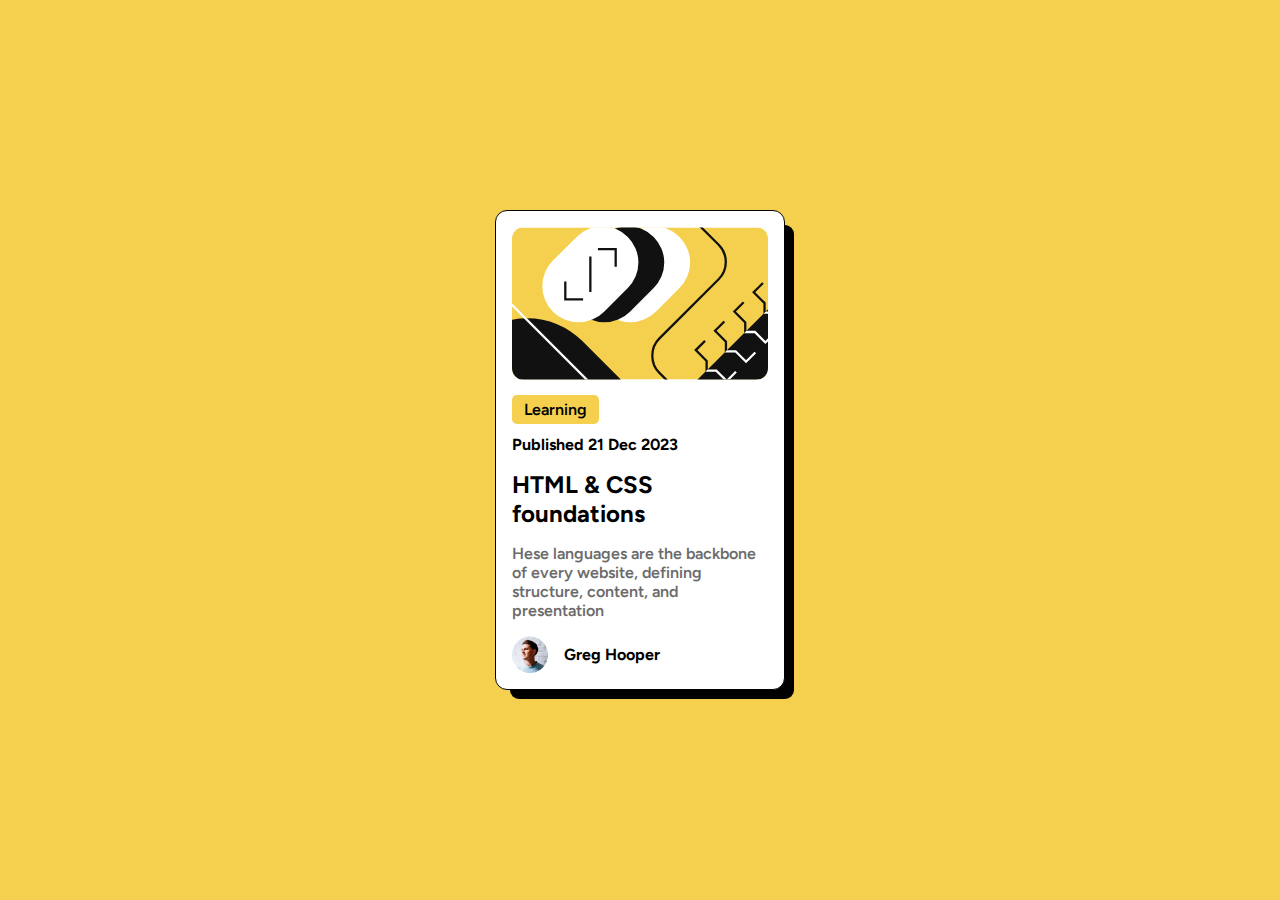
<file: index.html>
<!DOCTYPE html>
<html lang="en">
<head>
    <meta charset="UTF-8">
    <meta name="viewport" content="width=device-width, initial-scale=1.0">
    <title>Document</title>
    <link rel="stylesheet" href="style.css">
    <link rel="preconnect" href="https://fonts.googleapis.com">
<link rel="preconnect" href="https://fonts.gstatic.com" crossorigin>
<link href="https://fonts.googleapis.com/css2?family=Figtree:ital,wght@0,300..900;1,300..900&family=Lato:ital,wght@0,100;0,300;0,400;0,700;0,900;1,100;1,300;1,400;1,700;1,900&family=Outfit:wght@100..900&display=swap" rel="stylesheet">
</head>
<body>

    <main>


        <div class="card-container">

            <img class="blog-img" src="illustration-article.svg" alt="">
            <a class="learn-more" href="#learning">Learning</a>
            <p class="published-date">Published 21 Dec 2023</p>
            <h1>HTML & CSS foundations</h1>
            <p class="publication-info">Hese languages are the backbone of every website, defining structure, content, and presentation</p>
            <div class="profile-info">
                <img src="image-avatar.webp" alt="">
                <p><b>Greg Hooper</b></p>
            </div>
        </div>

    </main>
    
</body>
</html>
</file>
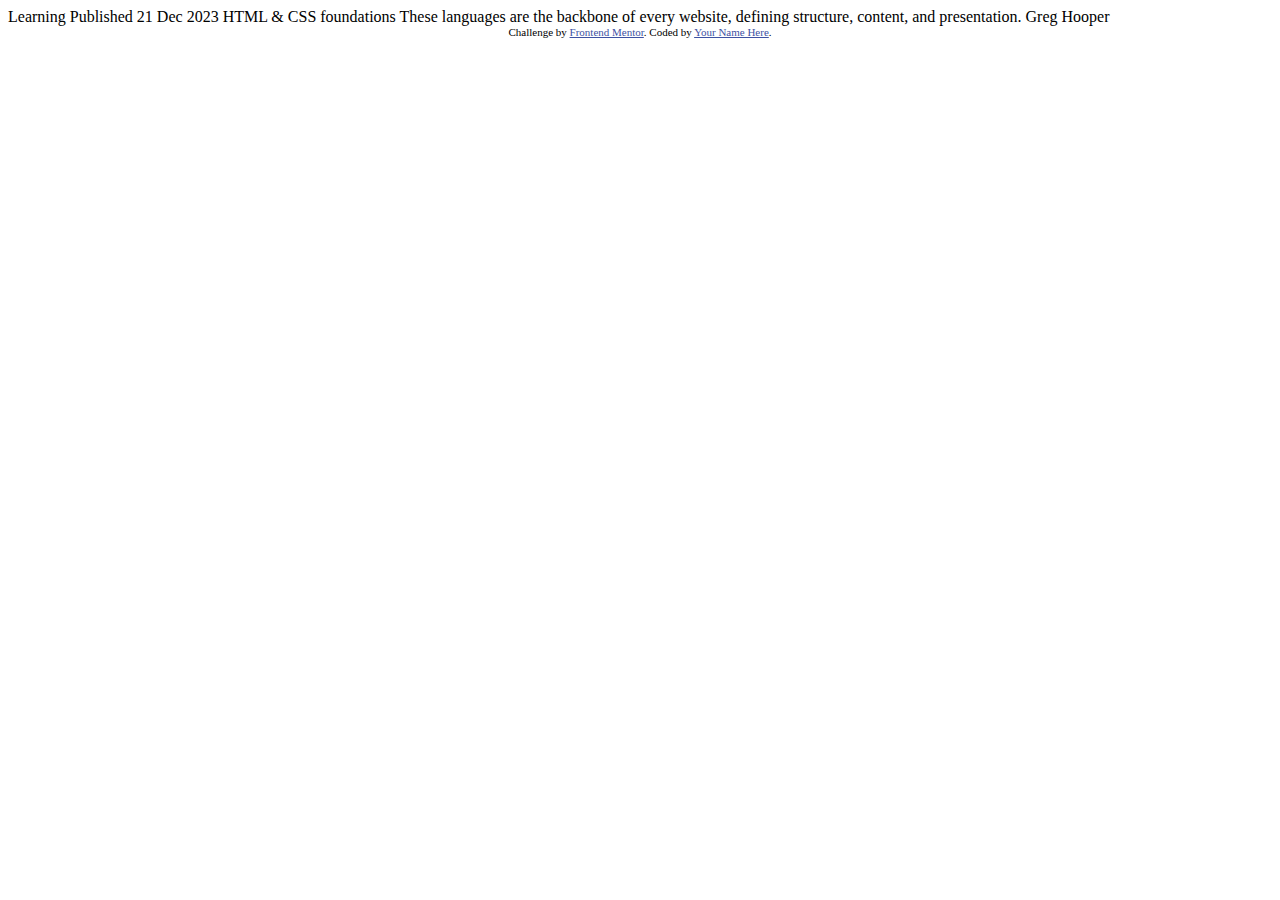
<file: blog-preview-card-main/index.html>
<!DOCTYPE html>
<html lang="en">
<head>
  <meta charset="UTF-8">
  <meta name="viewport" content="width=device-width, initial-scale=1.0"> <!-- displays site properly based on user's device -->

  <link rel="icon" type="image/png" sizes="32x32" href="./assets/images/favicon-32x32.png">
  
  <title>Frontend Mentor | Blog preview card</title>

  <!-- Feel free to remove these styles or customise in your own stylesheet 👍 -->
  <style>
    .attribution { font-size: 11px; text-align: center; }
    .attribution a { color: hsl(228, 45%, 44%); }
  </style>
</head>
<body>

  Learning

  Published 21 Dec 2023

  HTML & CSS foundations

  These languages are the backbone of every website, defining structure, content, and presentation.

  Greg Hooper
  
  <div class="attribution">
    Challenge by <a href="https://www.frontendmentor.io?ref=challenge" target="_blank">Frontend Mentor</a>. 
    Coded by <a href="#">Your Name Here</a>.
  </div>
</body>
</html>
</file>
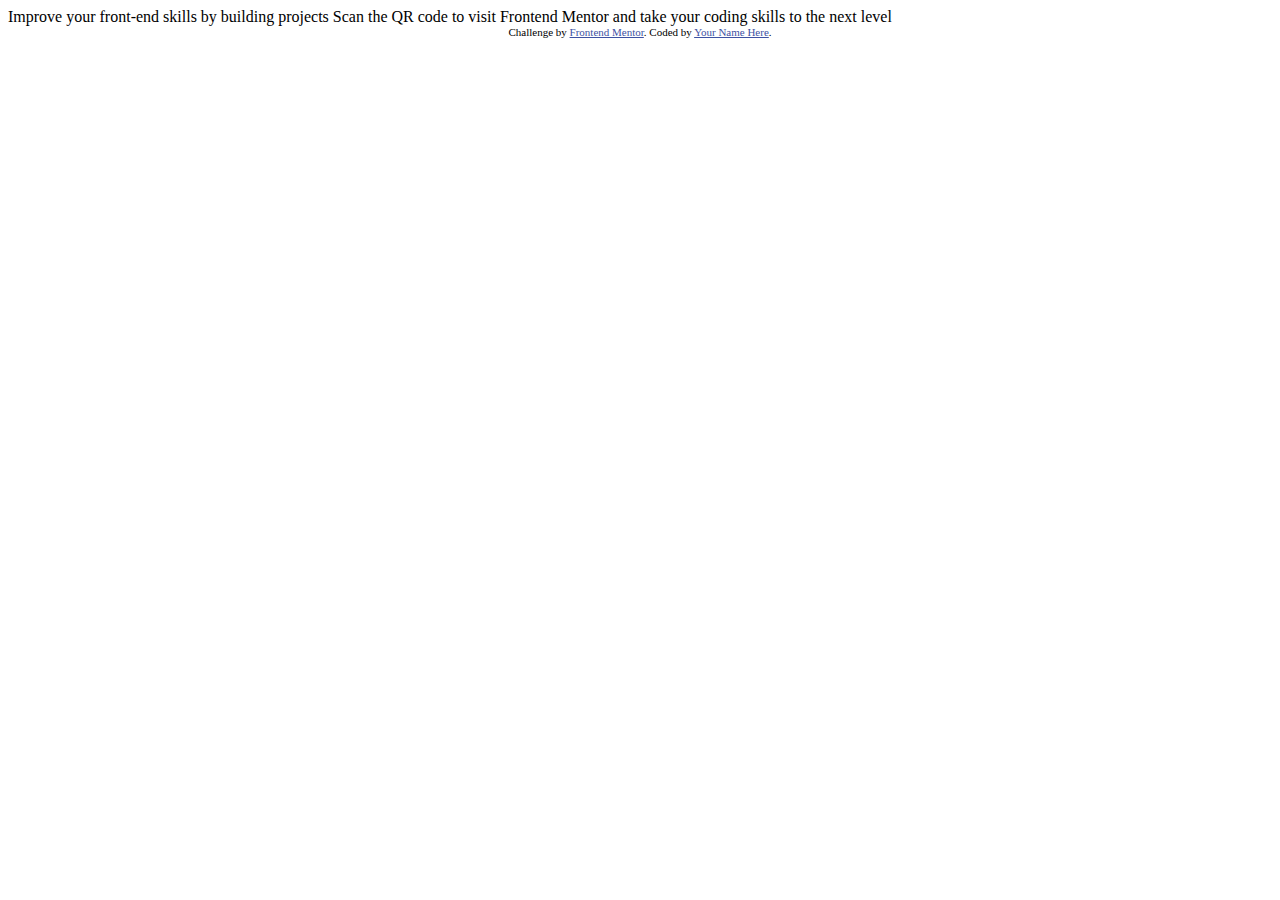
<file: qr-design/qr-code-component-main/index.html>
<!DOCTYPE html>
<html lang="en">
<head>
  <meta charset="UTF-8">
  <meta name="viewport" content="width=device-width, initial-scale=1.0"> <!-- displays site properly based on user's device -->

  <link rel="icon" type="image/png" sizes="32x32" href="./images/favicon-32x32.png">
  
  <title>Frontend Mentor | QR code component</title>

  <!-- Feel free to remove these styles or customise in your own stylesheet 👍 -->
  <style>
    .attribution { font-size: 11px; text-align: center; }
    .attribution a { color: hsl(228, 45%, 44%); }
  </style>
</head>
<body>

  Improve your front-end skills by building projects

  Scan the QR code to visit Frontend Mentor and take your coding skills to the next level
  
  <div class="attribution">
    Challenge by <a href="https://www.frontendmentor.io?ref=challenge" target="_blank">Frontend Mentor</a>. 
    Coded by <a href="#">Your Name Here</a>.
  </div>
</body>
</html>
</file>
<file: style.css>
* {
    padding: 0px;
    margin: 0px;
}

body{
    font-family: "Figtree", sans-serif;
    background-color: hsl(47, 88%, 63%);
}


main {
    display: flex;
    align-items: center;
    justify-content: center;
    height: 100vh;
}

h1 {
    font-size: 1.5rem;
}

.card-container {
    background-color: hsl(0, 0%, 100%);
    width: 20%;
    padding: 1em;
    border: 1px solid black;
    border-radius: 12px;
    box-shadow: 12px 12px 0px -3px rgba(0,0,0,1);
}

.blog-img{
    width: 100%;
    border-radius: 12px;
    margin-bottom: 1em;
}


.learn-more {
    background-color: hsl(47, 88%, 63%);
    color: black;
    font-weight: 600;
    border-radius: 5px;
    padding: 5px 12px;
    text-decoration: none;
}

.published-date {
    margin: 1em 0em;
    font-weight: bold;
}

.publication-info{
    color:  hsl(0, 0%, 42%);
    font-weight: 600;
    margin: 1em 0em;
}

.profile-info{
    display: flex;
    align-items: center;
    gap: 1em;
}

.profile-info img {
    width: 2.25em;
}
</file>
